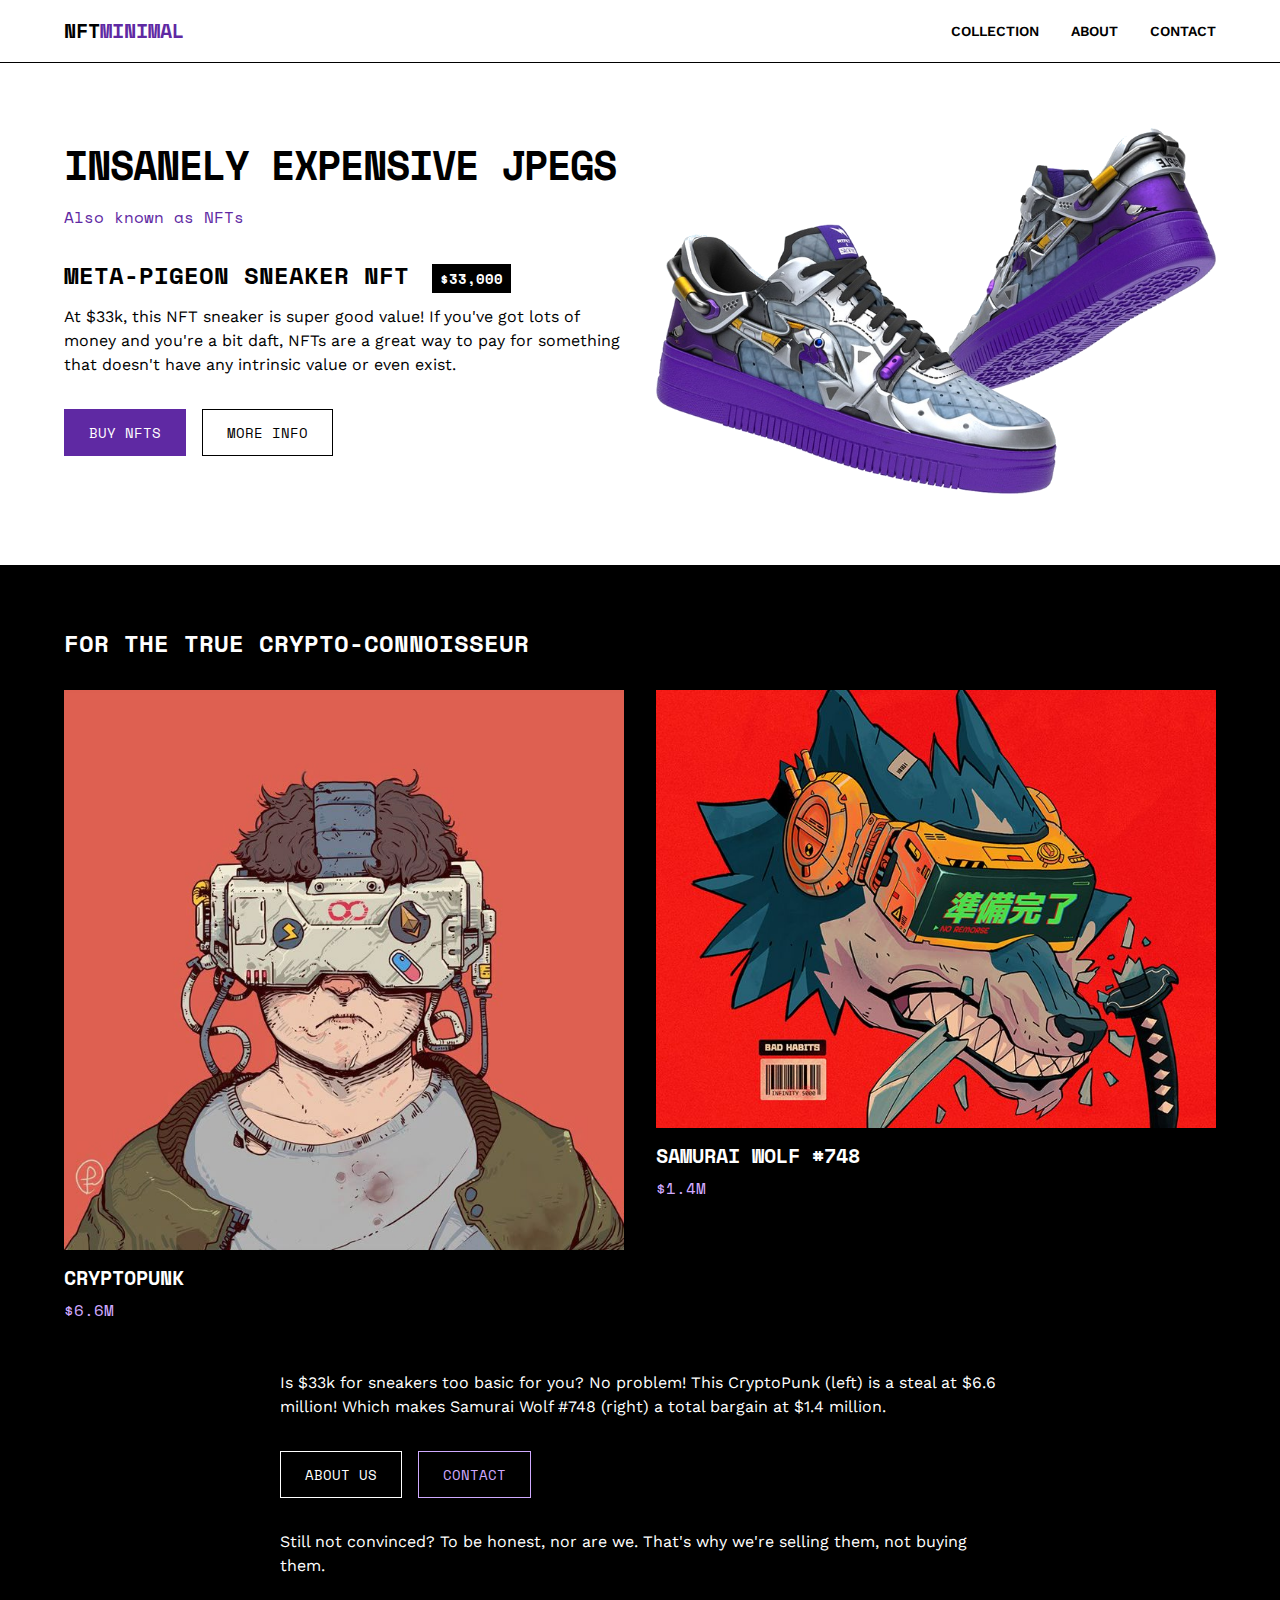
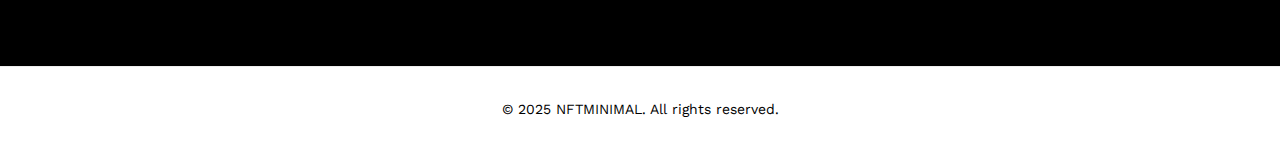
<file: 11 NFT SITE/index.html>
<!DOCTYPE html>
<html lang="en">

<head>
  <meta charset="UTF-8">
  <meta name="viewport" content="width=device-width, initial-scale=1.0">
  <link rel="preconnect" href="https://fonts.googleapis.com">
  <link rel="preconnect" href="https://fonts.gstatic.com" crossorigin>
  <link rel="shortcut icon" href="./images/ape.png" type="image/x-icon">
  <link href="https://fonts.googleapis.com/css2?family=Space+Mono:wght@400;700&family=Work+Sans:wght@300;400;600&display=swap" rel="stylesheet">
  <link rel="stylesheet" href="index.css">
  <title>NFT SITE</title>
</head>

<body>
  <nav>
    <div class="container">
      <div class="logo">NFT<span>MINIMAL</span></div>
      <div class="nav-links">
        <a href="#" class="nav-link">Collection</a>
        <a href="#" class="nav-link">About</a>
        <a href="#" class="nav-link">Contact</a>
      </div>
    </div>
  </nav>

  <header>
    <div class="container">
      <div class="header-content">
        <div class="header-text">
          <h1>INSANELY EXPENSIVE JPEGS</h1>
          <p class="tagline">Also known as NFTs</p>
          <h2>Meta-Pigeon Sneaker NFT <span class="price-tag">$33,000</span></h2>
          <p>At $33k, this NFT sneaker is super good value! If you've got lots of money and you're a bit daft, NFTs are a great way to pay for something that doesn't have any intrinsic value or even exist.</p>
          <div class="btn-group">
            <a href="#" class="btn btn-primary">Buy NFTs</a>
            <a href="#" class="btn btn-secondary">More info</a>
          </div>
        </div>
        <div class="header-image">
          <img src="images/sneakers-purple.png" alt="Purple and silver sneakers NFT" class="hero-image">
        </div>
      </div>
    </div>
  </header>

  <section class="collection">
    <div class="container">
      <h2>FOR THE TRUE CRYPTO-CONNOISSEUR</h2>

      <div class="collection-grid">
        <div class="collection-item">
          <img src="images/cpunk.jpg" alt="CryptoPunk with black hair and red/blue glasses" class="collection-image">
          <div class="collection-details">
            <h3>CryptoPunk</h3>
            <span class="price">$6.6M</span>
          </div>
        </div>
        <div class="collection-item">
          <img src="images/cwolf.jpg" alt="Seven items from a game listed in white on a black background" class="collection-image">
          <div class="collection-details">
            <h3>Samurai Wolf #748</h3>
            <span class="price">$1.4M</span>
          </div>
        </div>
      </div>

      <div class="collection-text">
        <p>Is $33k for sneakers too basic for you? No problem! This CryptoPunk (left) is a steal at $6.6 million! Which makes Samurai Wolf #748 (right) a total bargain at $1.4 million.</p>
        <div class="btn-group">
          <a href="#" class="btn btn-outline">About Us</a>
          <a href="#" class="btn btn-outline-secondary">Contact</a>
        </div>
        <p>Still not convinced? To be honest, nor are we. That's why we're selling them, not buying them.</p>
      </div>
    </div>
  </section>

  <footer>
    <div class="container">
      <p class="copyright">&copy; 2025 NFTMINIMAL. All rights reserved.</p>
    </div>
  </footer>
</body>

</html>
</file>
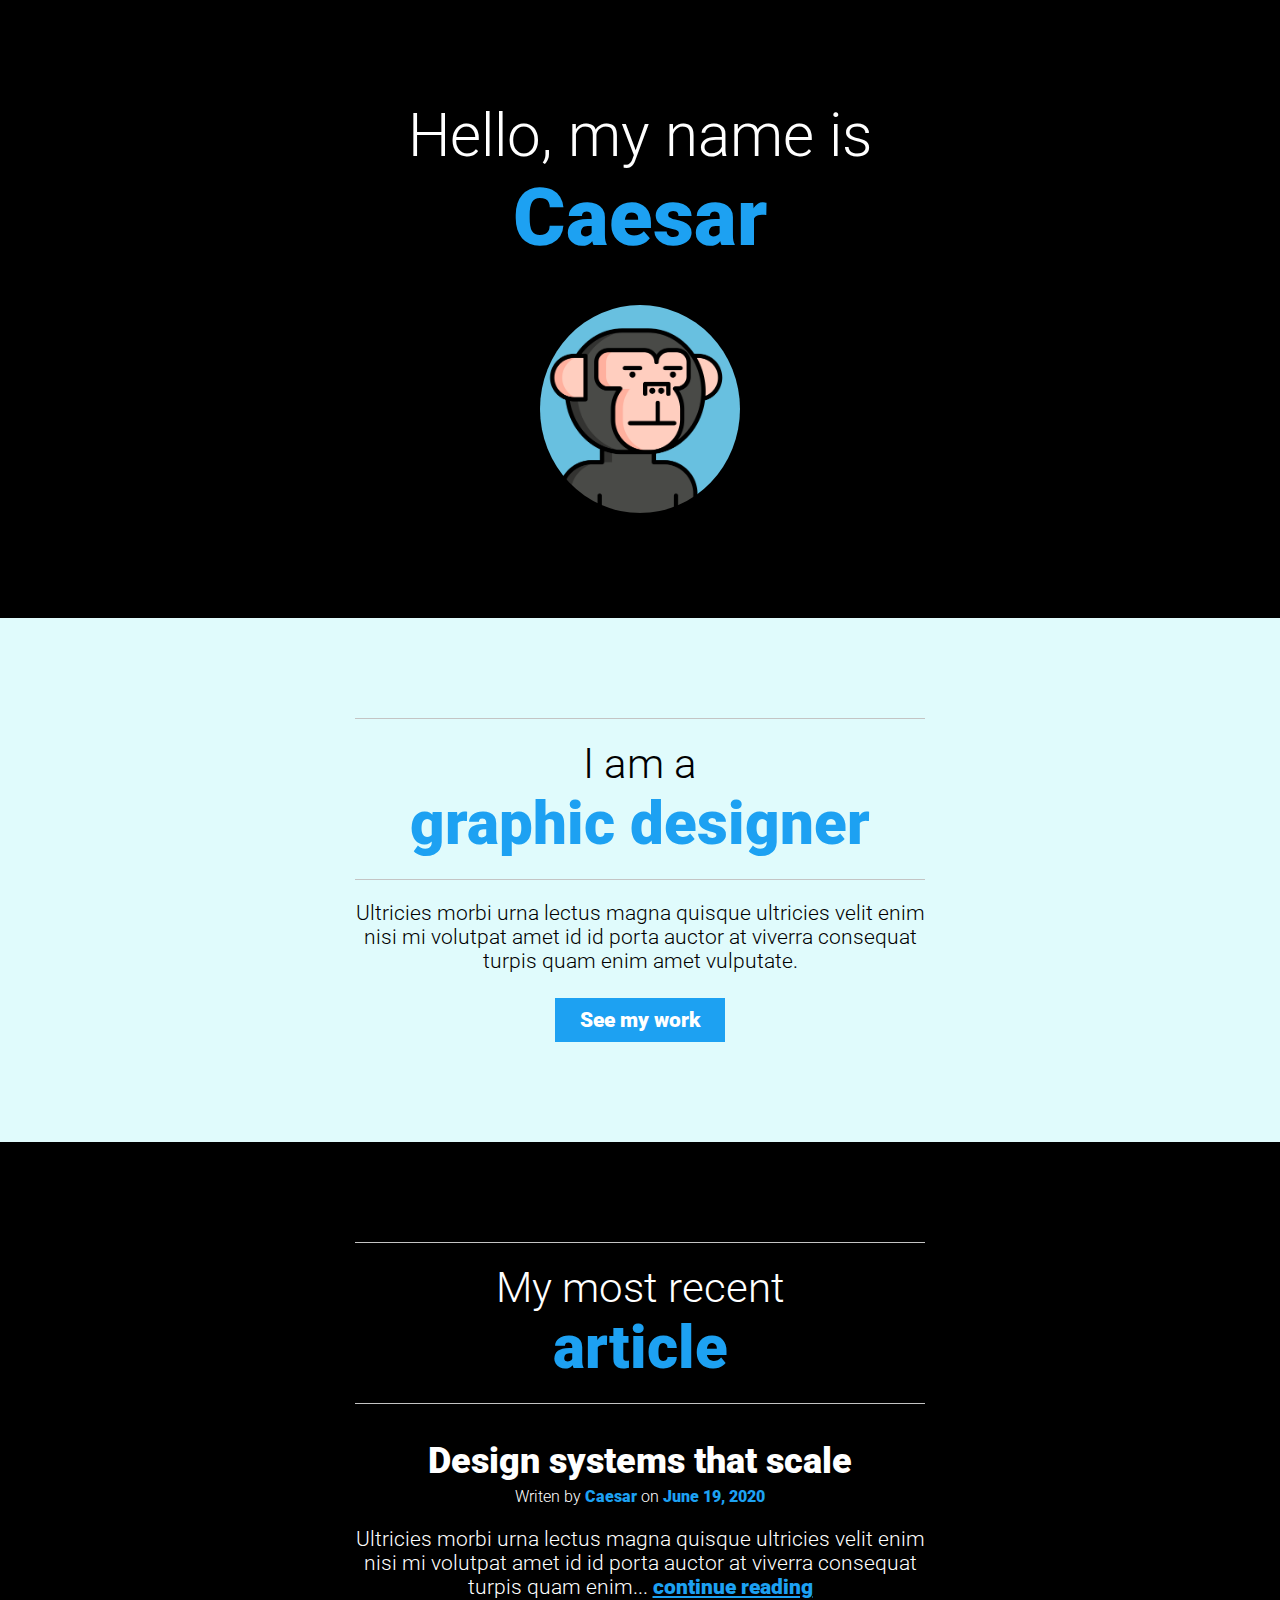
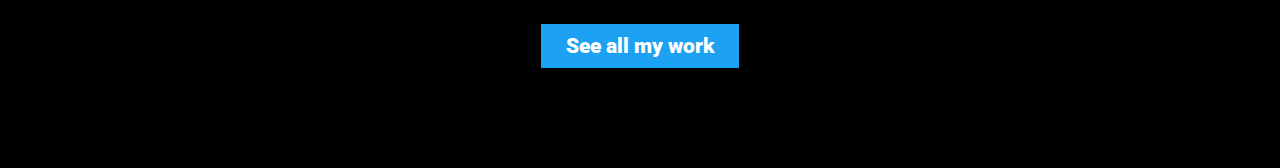
<file: 12 Portfolio/index.html>
<!DOCTYPE html>
<html>
    <head>
        <title>HTML & CSS Fundamentals | Challenges</title>
        <link href="https://fonts.googleapis.com/css2?family=Roboto:wght@300;900&display=swap" rel="stylesheet">
        <link href="css/style.css" rel="stylesheet">
    </head>
    <body>
            
            <header class="inverse">
                <div class="container">
                    <h1>Hello, my name is <span class="accent-text">Caesar</span></h1>
                    <img src="img/ape2.png" alt="portrait of Sophie">
                </div>
            </header>
            
            
            <section class="about-me">
                <div class="container">
                    <h2>I am a <span class="accent-text">graphic designer</span></h2>
                    <p>Ultricies morbi urna lectus magna quisque ultricies velit enim nisi mi volutpat amet id id porta auctor at viverra consequat turpis quam enim amet vulputate.</p>
                    <a href="#" class="btn">See my work</a>
                </div>
            </section>
            
            
            <section class="articles inverse">
                <div class="container">
                    <h2>My most recent <span class="accent-text">article</span></h2>
                    <article>
                        <h3>Design systems that scale</h3>
                        <p class="small-text">Writen by <span class="name">Caesar</span> on <time datetime="2020-06-19">June 19, 2020</time></p>
                        <p>Ultricies morbi urna lectus magna quisque ultricies velit enim nisi mi volutpat amet id id porta auctor at viverra consequat turpis quam enim... <a href="#">continue reading</a></p>
                        <a href="#" class="btn">See all my work</a>      
                    </article>
                </div>
            </section>
            
    </body> 
</html>
</file>
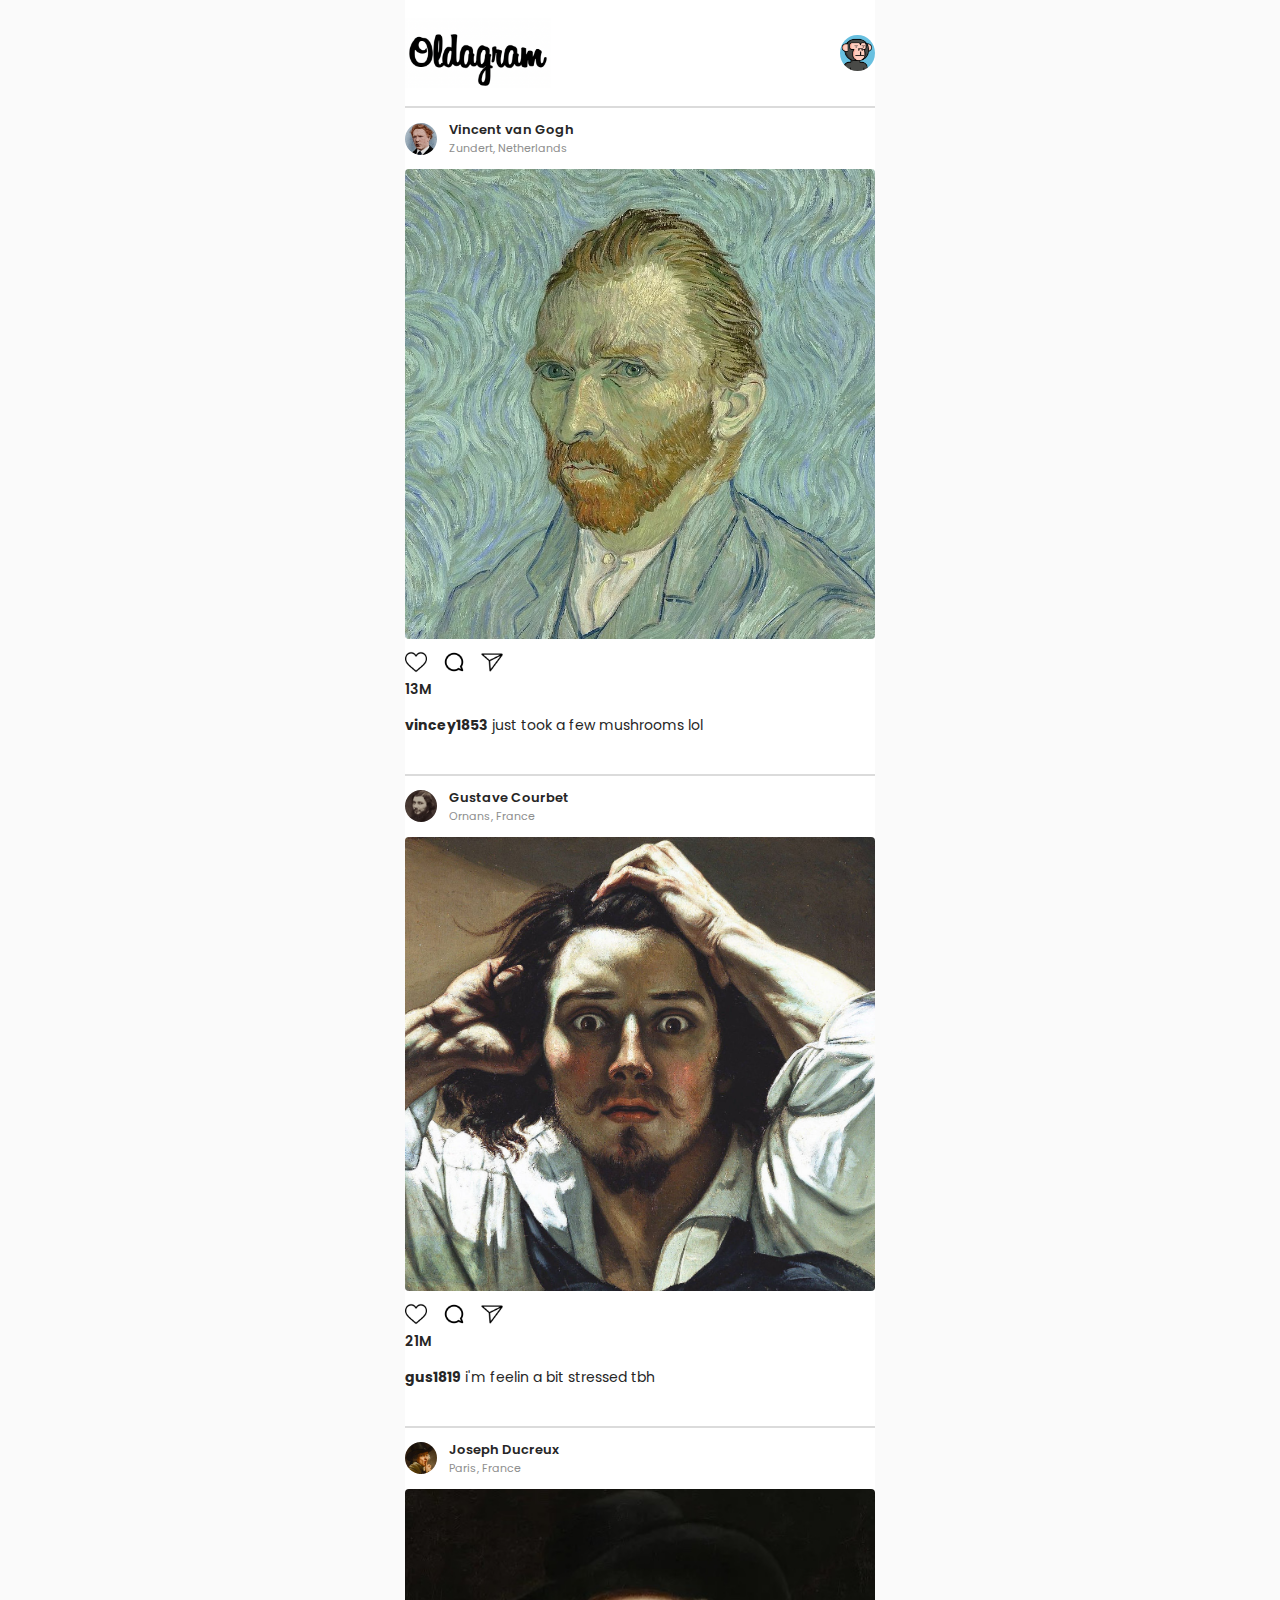
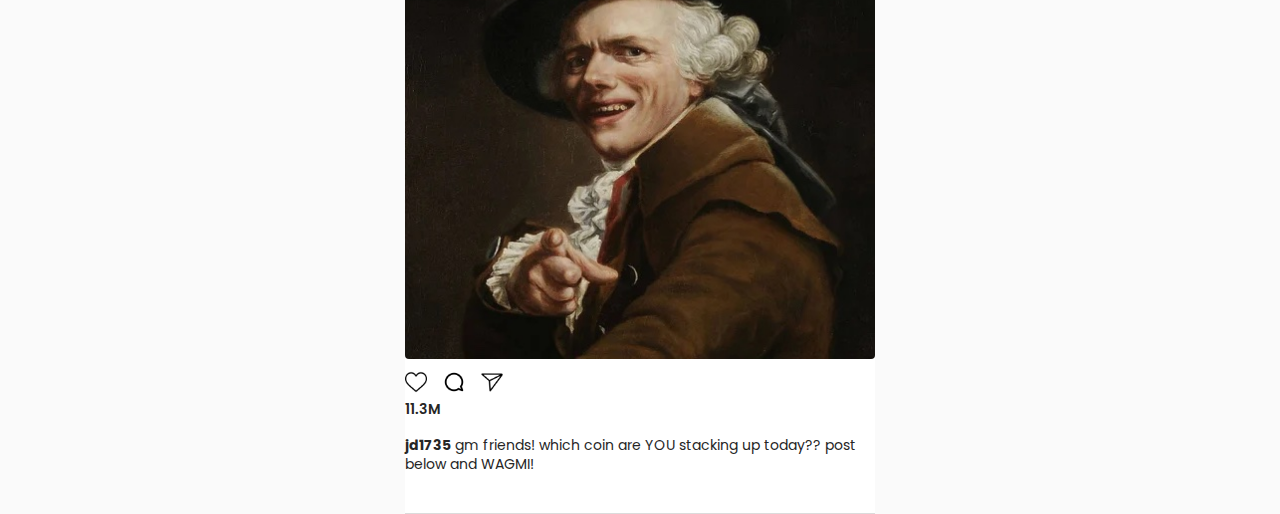
<file: 13 Oldagram/index.html>
<!DOCTYPE html>
<html lang="en">
<head>
    <meta charset="UTF-8" />
    <meta name="viewport" content="width=device-width, initial-scale=1.0"/>
    <link rel="shortcut icon" href="./images/starry-night.png" type="image/x-icon">
    <link rel="stylesheet" href="index.css" />
    <title>Oldagram</title>
</head>
<body>
    <nav>
    <div class="container header">
        <img class="logo" src="./images/logo.png" alt="Oldagram logo"/>
        <img class="avatar" src="./images/ape2.png" alt="User's profile picture"/>
    </div>
    </nav>

    <section class="post">
        <div class="container" id="post-feed">
        <!-- JavaScript will render posts here -->
        </div>
    </section>

    <!-- Template for post structure -->
    <template id="post-template">
        <div class="post-container">
            <div class="post-header">
                <img class="post-avatar" src="" alt="User avatar"/>
                <div class="post-user">
                    <h4 class="name"></h4>
                    <p class="location"></p>
                </div>
            </div>

            <img class="post-image" src="" alt="Post image"/>

            <div class="post-actions">
                <img class="icon icon-heart" src="./images/heartA.png" alt="Like"/>
                <img class="icon" src="./images/icon-comment.png" alt="Comment"/>
                <img class="icon" src="./images/icon-dm.png" alt="DM"/>
            </div>
            <p class="likes"></p>
            <p class="caption">
                <strong class="username"></strong>
                <span class="comment"></span>
            </p>
            
        </div>
    </template>
    <script src="index.js"></script>
</body>
</html>
</file>
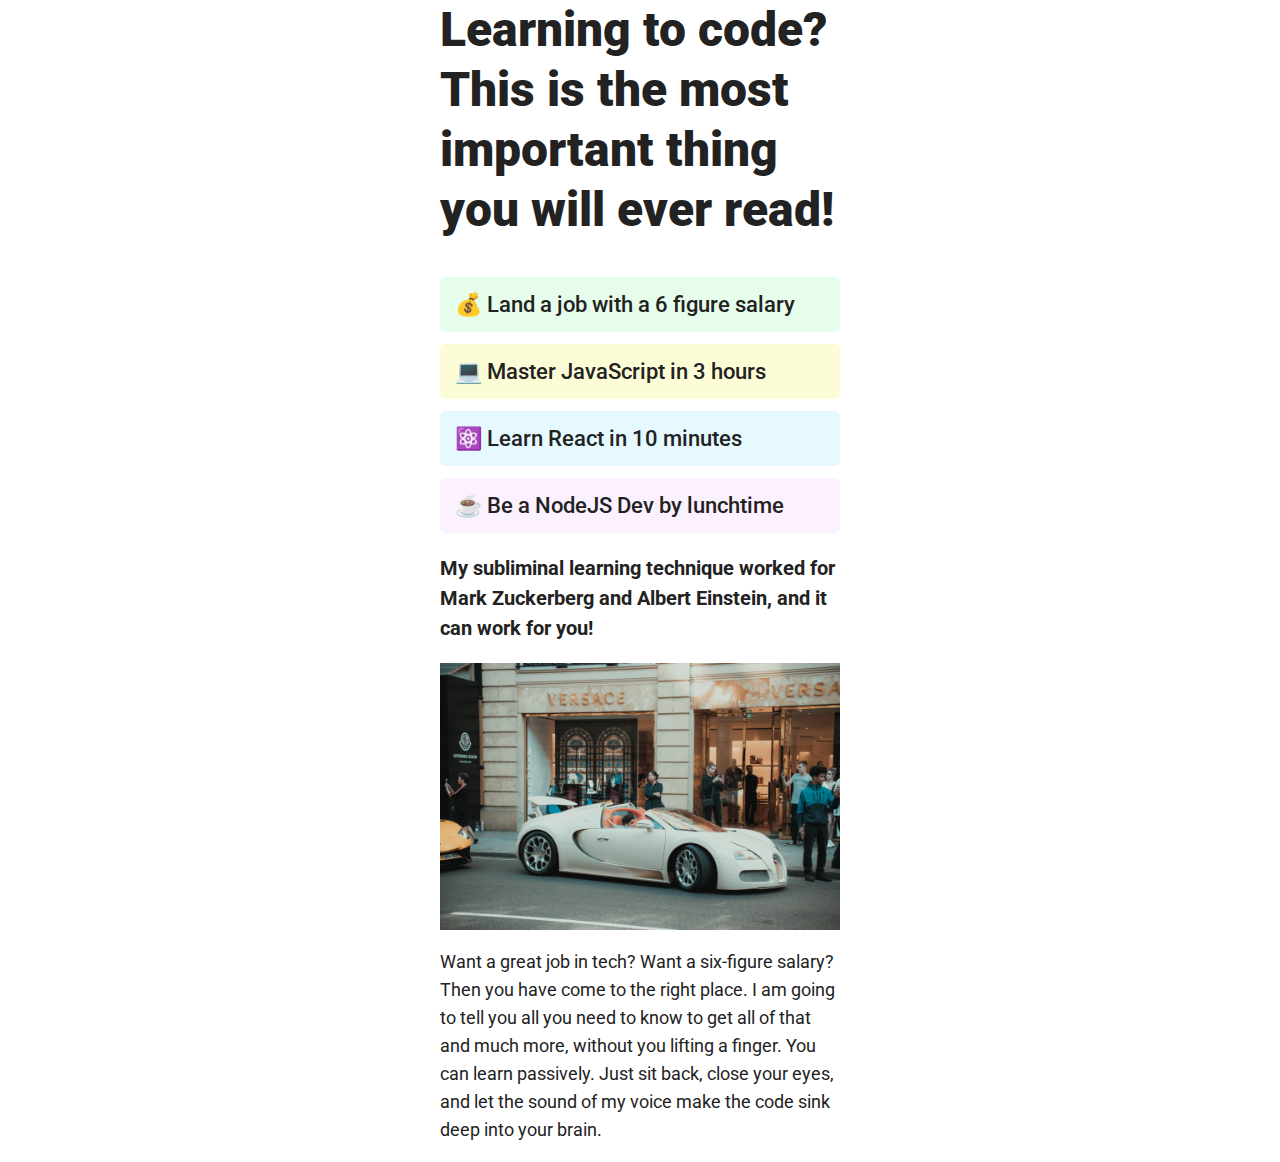
<file: 15 Cookie Consent/index.html>
<html>

<head>
	<link rel="stylesheet" href="index.css">
	<link href="https://fonts.googleapis.com/css2?family=Roboto:wght@400;500;700;900&display=swap" rel="stylesheet">
</head>

<body>
	<main>
		<section class="section-container">
			<h1>Learning to code? This is the most important thing you will ever read!</h1>

			<ul>
				<li class="li-green">💰 Land a job with a 6 figure salary</li>
				<li class="li-yellow">💻 Master JavaScript in 3 hours</li>
				<li class="li-blue">⚛️ Learn React in 10 minutes</li>
				<li class="li-pink">☕ Be a NodeJS Dev by lunchtime</li>
			</ul>

			<h3>My subliminal learning technique worked for Mark Zuckerberg and Albert Einstein, and it can work for you!</h3>
			<img src="images/bugatti.jpg">
			<p>Want a great job in tech? Want a six-figure salary? Then you have come to the right place. I am going to tell you all
				you need to know to get all of that and much more, without you lifting a finger. You can learn passively. Just sit back,
				close your eyes, and let the sound of my voice make the code sink deep into your brain. </p>
		</section>
	</main>
	<div class="modal" id="modal">
		<div class="close-modal-btn-container">
			<button class="modal-close-btn" id="modal-close-btn" disabled>X</button>
		</div>
		<div class="modal-inner" id="modal-inner">
			<h2>Data Feast</h2>
			<p class="modal-text" id="modal-text">We have a strict policy on tracking and spamming: we'll definitely track you, and we'll definitely spam you. To use this
				site, enter your name and email address and accept our ridiculous terms and conditions.</p>
			<form id="consent-form">
				<input type="text" name="fullName" placeholder="Enter your full name" required/>
				<input type="email" name="email" placeholder="Enter your email" required/>

				<div class="modal-choice-btns" id="modal-choice-btns">
					<button type="submit" class="modal-btn">Accept</button>
					<button class="modal-btn" id="decline-btn">Decline</button>
				</div>

			</form>
		</div>
	</div>
	<script src="index.js"></script>
</body>

</html>
</file>
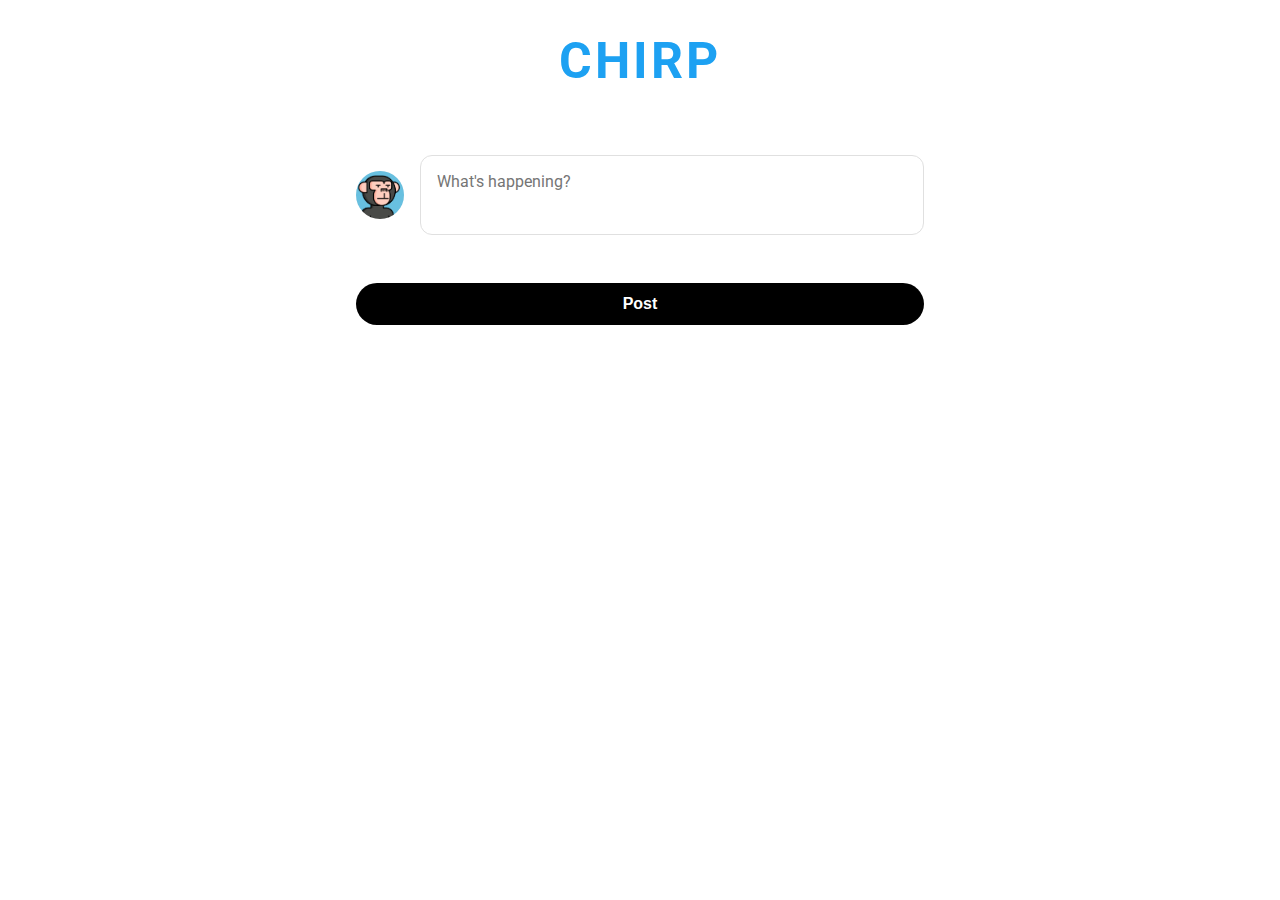
<file: 17 chirp/index.html>
<html>

<head>
	<!-- CSS -->
	<link rel="stylesheet" href="index.css">
	<!-- Font Awesome CDN -->
	<link rel="stylesheet" href="https://cdnjs.cloudflare.com/ajax/libs/font-awesome/6.2.0/css/all.min.css" integrity="sha512-xh6O/CkQoPOWDdYTDqeRdPCVd1SpvCA9XXcUnZS2FmJNp1coAFzvtCN9BmamE+4aHK8yyUHUSCcJHgXloTyT2A==" crossorigin="anonymous" referrerpolicy="no-referrer" />
	<!-- Google Fonts -->
	<link rel="preconnect" href="https://fonts.googleapis.com">
	<link rel="preconnect" href="https://fonts.gstatic.com" crossorigin>
	<link href="https://fonts.googleapis.com/css2?family=Roboto:wght@400;500;600&display=swap" rel="stylesheet">
    <title>CHIRP</title>
</head>

<body> 
	<header>
		<h1>CHIRP</h1>
	</header>
	<main>
		<div class="tweet-input-area">
			<img src="images/ape2.png" class="profile-pic">
			<textarea placeholder="What's happening?" id="tweet-input"></textarea>
		</div>
		<button id="tweet-btn">Post</button>
		<div class="feed" id="feed">
			<!-- Tweets here!! -->
		</div>
	</main>
	<script src="index.js" type="module"></script>
</body>

</html>
</file>
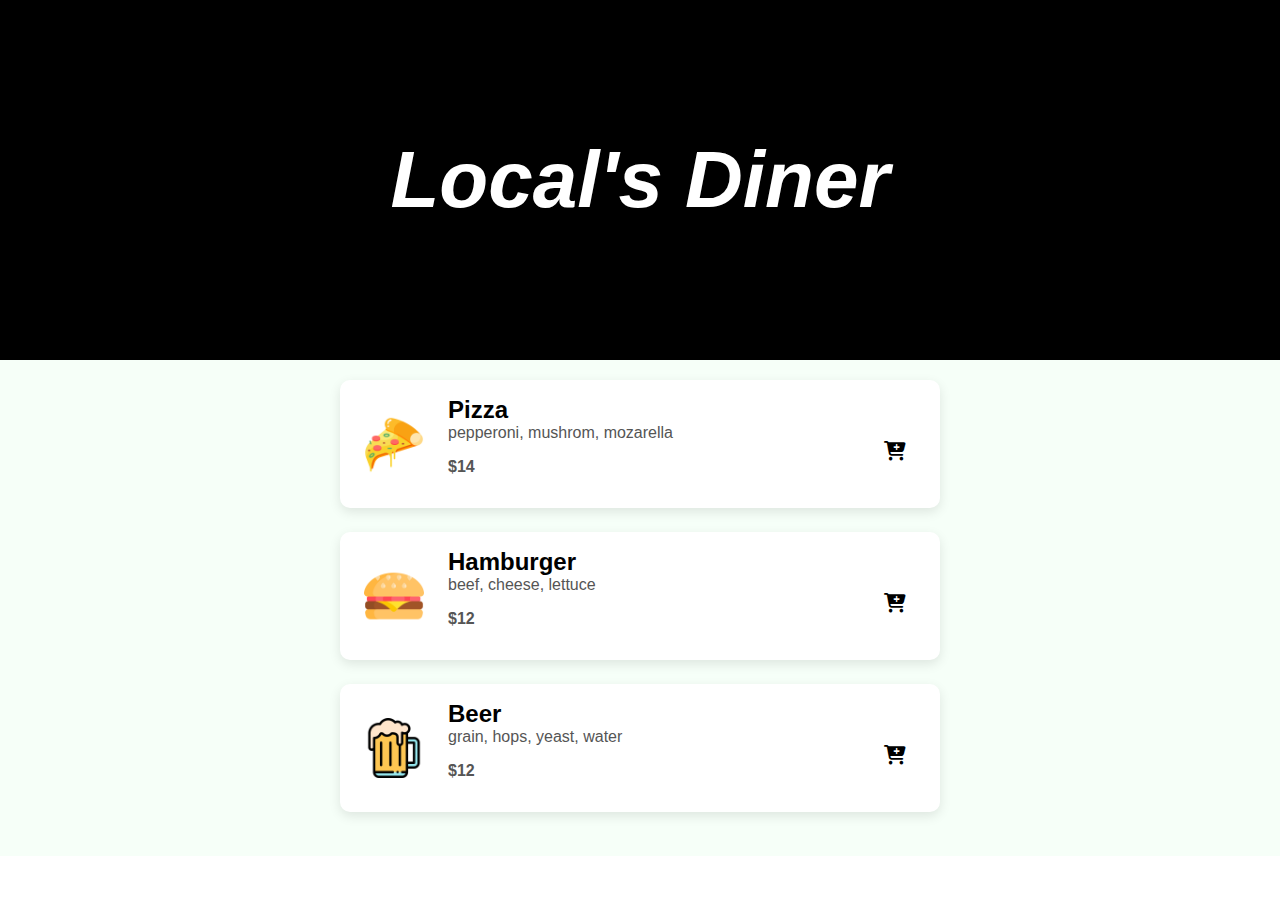
<file: 18 Local's Diner/index.html>
<!DOCTYPE html>
<html lang="en">
<head>
    <meta charset="UTF-8">
    <meta name="viewport" content="width=device-width, initial-scale=1.0">
    <link rel="shortcut icon" href="./images/cheeseburger.png" type="image/x-icon">
    <link rel="stylesheet" href="index.css">
    <link 
        rel="stylesheet" 
        href="https://cdnjs.cloudflare.com/ajax/libs/font-awesome/6.7.2/css/all.min.css" 
        integrity="sha512-Evv84Mr4kqVGRNSgIGL/F/aIDqQb7xQ2vcrdIwxfjThSH8CSR7PBEakCr51Ck+w+/U6swU2Im1vVX0SVk9ABhg==" 
        crossorigin="anonymous" 
        referrerpolicy="no-referrer" 
    />
    <title>Local's Diner</title>
</head>
<body>
    <header>
        <h1>Local's Diner</h1>
    </header>

    <!-- ITEMS -->
    <section class="item-container">
        <div class="items">
            <!-- Render out the items here -->
        </div>
    </section>

    <!-- CART -->
    <section class="cart-section hidden">
        <h2>Your Cart</h2>
        <div class="cart-items">
            <!-- JS will handle this including the checkout button -->
        </div>
    </section>

    <!-- SUCCESS MESSAGE -->
    <section class="success-section hidden">
        <div class="success-message">
            <div class="success-icon">
                <i class="fas fa-check-circle"></i>
            </div>
            <h2>Payment Successful!</h2>
            <p>Thank you for your order. Your food will be prepared shortly.</p>
            <button class="continue-shopping-btn">Continue Shopping</button>
        </div>
    </section>

    <!-- PAYMENT MODAL PARENT -->
    <div id="payment-modal" class="modal hidden">
        <div class="modal-content"></div>
    </div>

    <script src="index.js" type="module"></script>

</body>
</html>
</file>
<file: 12 Portfolio/css/style.css>
body {
    text-align: center;
    font-family: 'Roboto', sans-serif;
    font-size: 21px;
    font-weight: 300;
    margin: 0;
}

img {
    width: 200px;
    border-radius: 100%;
}

.container {
    width: 570px;
    margin: 0 auto;
}

h1,
h2 {
    font-weight: 300; 
}

h1 {
    font-size: 60px;
    margin-top: 0;
}

h2 {
    font-size: 42px;
    margin-top: 0;
    border-top: solid 1px #c4c4c4;
    border-bottom: solid 1px #c4c4c4;
    
    padding: 20px 0;
    margin-bottom: 20px;
}

h3 {
    font-size: 36px;
    font-weight: 900;
    margin-bottom: 0;
}

.accent-text {
    display: block;
}

h1 .accent-text {
    font-size: 80px;
}

h2 .accent-text {
    font-size: 60px;
}

.accent-text,
.name,
time {
    font-weight: 900;
    color: #1da1f2;
}

p {
    margin-bottom: 0;
}

a {
    color: #1da1f2;
    font-weight: 900;
}

a:hover,
a:focus {
    color: #e0fbfc;
}

.small-text {
    font-size: 16px;
    margin-top: 5px;
} 

header,
section {
    padding: 100px 0;
}

.about-me {
    background-color: #e0fbfc;
}

.inverse {
    color: #fff;
    background: #000000;
}

.inverse .btn:hover,
.inverse .btn:focus {
    background: #fff;
    color: #000000;
}

.btn {
    display: inline-block;
    color: #fff;
    text-decoration: none;
    background: #1da1f2;
    padding: 10px 25px;
    margin-top: 25px;
}

.btn:hover,
.btn:focus {
    background: #000000;
    color: #fff;
}
</file>
<file: 13 Oldagram/index.css>
@import url('https://fonts.googleapis.com/css2?family=Poppins:wght@300;400;500;600&display=swap');

* {
  box-sizing: border-box;
}

body {
  margin: 0;
  padding: 0;
  font-family: 'Poppins', sans-serif;
  background: #fafafa;
  color: #262626;
}

.container {
  width: 470px;
  max-width: 100%;
  margin: 0 auto;
}

/* Header/Nav */
.header {
  display: flex;
  justify-content: space-between;
  align-items: center;
  padding: 14px 0;
  border-bottom: 1px solid #dbdbdb;
  background: #fff;
}

.logo {
  height: 70px;
}

.avatar {
  width: 35px;
  border-radius: 50%;
}

/* Post Section */
.post-container {
  padding-bottom: 20px;
  border-top: 1px solid #dbdbdb;
  border-bottom: 1px solid #dbdbdb;
  background: #fff;
}

.post-header {
  display: flex;
  align-items: center;
  padding: 12px 0;
}

.post-avatar {
  width: 32px;
  height: 32px;
  border-radius: 50%;
  margin-right: 12px;
}

.post-user h4 {
  margin: 0;
  font-size: 13px;
  font-weight: 600;
}

.location {
  margin: 0;
  font-size: 11px;
  color: #8e8e8e;
}

.post-image {
  width: 100%;
  display: block;
  border-radius: 4px;
}

/* Post actions/icons */
.post-actions {
  display: flex;
  gap: 16px;
  padding: 12px 0 0 0;
}

.icon {
  width: 22px;
  cursor: pointer;
  transition: 0.3s ease;
}

/* Likes and caption */
.likes {
  font-weight: 600;
  font-size: 14px;
  margin: 0;
  padding: 6px 0;
}

.icon-heart.liked {
    content: url("./images/heartB1.png");  /* Replace with the path to your red heart icon */
}

.caption {
  padding: 4px 0;
  margin-top: 6px;
  font-size: 14px;
  line-height: 1.4;
}

/* Desktop-specific styles to ensure they're not affected by mobile changes */
@media screen and (min-width: 481px) {
  .container {
    width: 470px;
    max-width: 100%;
    margin: 0 auto;
    padding: 0;
  }
  
  .post-image {
    border-radius: 4px;
  }

  .header {
    padding: 18px 0;
  }
}

/* Media Queries for Responsiveness */
@media screen and (max-width: 480px) {
  /* Remove container padding to allow full-width images */
  .container {
    padding: 0;
    width: 100%;
  }
  
  /* Make header full width with proper padding */
  .header {
    padding: 14px 16px;
    width: 100%;
  }
  
  /* Ensure image spans full width like Instagram mobile */
  .post-image {
    width: 100%;
    border-radius: 0;
  }
  
  /* Ensure consistent padding inside post containers */
  .post-container {
    padding: 0 0 20px 0;
    width: 100%;
  }
  
  .post-header {
    padding: 12px 16px;
  }
  
  .post-actions {
    padding: 12px 16px 0 16px;
  }
  
  .likes, .caption {
    padding-left: 16px;
    padding-right: 16px;
  }
}
</file>
<file: 15 Cookie Consent/index.css>
*{
    box-sizing: border-box;
}

html, body {
    margin: 0;
    padding: 0;
    font-family: 'Roboto';
    color: #222;
}

/* typography */

h1{
    font-size: 48px;
    line-height: 60px;
    font-weight: 900;
}

h2{
    margin-top: 0;
}

h3{
    font-size: 20px;
    font-weight: 700; 
    line-height: 30px;
}

p{
    font-size: 18px;
    line-height: 28px;

}

ul{
    list-style: none;
    padding: 5px 0 0 0;
}

li{
    padding: 15px;
    border-radius: 5px;
    margin-bottom: 12px;
    font-weight: 500;
    font-size: 22px;
}

.li-green{background-color:#E5FDEA}
.li-yellow{background-color:#FCFDD6}
.li-blue{background-color:#E5F9FE}
.li-pink{background-color:#FCF1FE}

/* layout */

img{
    width: 100%;
}

main{
    width: 400px;
    margin: 0 auto;
}

/* modal */
  
.modal {
    display: none;
    position: fixed;
    right: 0;
    left: 0;
    top: 0;
    bottom: 0;
    margin: auto;
    height: 420px;
    width: 350px;
    border-radius: 5px;
    box-shadow: 0px 0px 6px 2px #666;
    background-color: #000000;
    color: #c8b8db;
}

.modal-inner{
    width: 290px;
    margin: 0 auto;
}

.modal-inner-loading{
    text-align: center;
}

/* modal buttons */

.close-modal-btn-container{
    text-align: right;
    margin: 9px;
}

.modal-close-btn {
  font-size: 22px;
  font-weight: bold;
  background-color: transparent;
  border: 1px solid transparent;
  color: #f9f4f5;

}

.modal-close-btn:hover,
.modal-close-btn:active{
    color: red;
    cursor: pointer;
}

.modal-close-btn:disabled{
    color: whitesmoke;
    opacity: 0.2;
    cursor: not-allowed;
}

.modal-choice-btns{
    margin-top: 10px;
    padding: 8px 16px;
    display: flex;
    justify-content: center;
}

.modal-btn{
    padding: 10px 24px;
    cursor: pointer;
    font-family: Roboto;
}

.modal-btns-reverse{
    flex-direction: row-reverse;
}

/* modal input */

input{
    margin-top: 10px; 
    border: 1px solid #212529;
    padding: 10px;
    width: 100%;
    border-radius: 3px;
}

/* modal after submit */

.loading{
    width: 100%; 
    margin-top: 10px;
}

.modal-display-name{
    color: fuchsia;
}

.modal-text{
    height: 140px;
    line-height: 23px;
    margin-bottom: 0;
}

.idiot-gif{
    width: 95%;
    margin: 0 auto;
}

.idiot-gif img{
    box-shadow: 1px 1px 3px #999;
    border-radius: 5px;
}
</file>
<file: 18 Local's Diner/index.css>
* {
    box-sizing: border-box;
}

body {
    margin: 0;
    padding: 0;
    font-family: 'Segoe UI', Tahoma, Geneva, Verdana, sans-serif;
}

header {
    width: 100%;
    background-color: #000000;
    color: #fff;
    display: flex;
    justify-content: center;
    align-items: center;
    font-style: italic;
    height: 40vh;
    font-size: 2.5rem;
}

.item-container {
    background-color: #f6fff8;
}

.items {
    width: 50%;
    margin: 0 auto;
    padding: 20px 0;
}

.food-card {
  display: flex;
  align-items: center;
  gap: 1.5rem;
  background: #fff;
  padding: 1rem 1.5rem;
  border-radius: 10px;
  box-shadow: 0 4px 12px rgba(0, 0, 0, 0.1);
  margin-bottom: 1.5rem;
  max-width: 600px;
  margin-left: auto;
  margin-right: auto;
}

.food-image {
  width: 60px;
  height: auto;
  border-radius: 8px;
  object-fit: cover;
}

.food-info h2 {
  margin: 0;
}

.food-info p {
  margin-top: 0;
  color: #555;
}

.item-price {
    font-weight: bold;
}

.add-to-cart-btn {
  margin-top: 1rem;
  padding: 0.6rem;
  font-size: 1.2rem;
  background: none;
  color: #000000;
  border: none;
  cursor: pointer;
  display: flex;
  align-items: end;
  justify-content: end;
}

.food-info {
  flex-grow: 1;
}

.cart-btn-container {
  display: flex;
  justify-content: flex-end;
  align-items: center;
}

.hidden {
    display: none !important;
}

/* Cart Section Styles */
.cart-section {
    /* border-top: 1px solid #ddd; */
    background-color: #fffcf2;
    padding: 2rem 0;
}

.cart-section h2 {
    text-align: center;
    color: #000;
    font-size: 1.8rem;
    margin-bottom: 2rem;
    font-style: italic;
}

.cart-items {
    width: 50%;
    margin: 0 auto;
    max-width: 600px;
    background: #fff;
    border-radius: 10px;
    box-shadow: 0 4px 12px rgba(0, 0, 0, 0.1);
    overflow: hidden;
}

.cart-item {
    display: flex;
    justify-content: space-between;
    align-items: center;
    padding: 1rem 1.5rem;
    position: relative;
    transition: background-color 0.2s ease;
}

.cart-item:not(:last-of-type)::after {
    content: '';
    position: absolute;
    bottom: 0;
    left: 1.5rem;
    right: 1.5rem;
    height: 1px;
    background-color: #f5f5f5;
}

.cart-item:hover {
    background-color: #f9f9f9;
}

.cart-item span:first-child {
    font-weight: 500;
    color: #333;
    flex-grow: 1;
}

.cart-item span:nth-child(2) {
    font-weight: bold;
    color: #000;
    margin-right: 1rem;
}

.remove-btn {
    background: none;
    border: 1px solid #ddd;
    color: #666;
    padding: 0.4rem 0.8rem;
    border-radius: 6px;
    cursor: pointer;
    font-size: 0.85rem;
    transition: all 0.2s ease;
}

.remove-btn:hover {
    background-color: #f5f5f5;
    border-color: #bbb;
    color: #333;
}

.cart-total {
    padding: 2rem 1.5rem 1.5rem;
    text-align: center;
    position: relative;
    background-color: #fafafa;
}

.cart-total::before {
    content: '';
    position: absolute;
    top: 0;
    left: 1.5rem;
    right: 1.5rem;
    height: 2px;
    background-color: #f0f0f0;
}

.checkout-btn {
    background-color: #7ae582;
    color: #000;
    border: none;
    padding: 1rem 2.5rem;
    font-size: 1.8rem;
    font-weight: 600;
    border-radius: 8px;
    cursor: pointer;
    width: 100%;
    max-width: 400px;
    min-width: 200px;
    margin: 1.5rem auto 2rem;
    display: block;
    transition: all 0.3s ease;
}

.checkout-btn:hover {
    background-color: #7ae582;
    transform: translateY(-2px);
    box-shadow: 0 4px 8px rgba(0, 0, 0, 0.15);
}

.cart-total strong {
    font-size: 1.6rem;
    color: #000;
    display: block;
}

.cart-items p {
    text-align: center;
    color: #666;
    font-style: italic;
    background: #fff;
    padding: 2rem;
    border-radius: 10px;
    box-shadow: 0 2px 8px rgba(0, 0, 0, 0.08);
}

/* Success Section Styles */
.success-section {
    background-color: #eaf4f4;
    padding: 4rem 0;
    min-height: 60vh;
    display: flex;
    justify-content: center;
    align-items: center;
}

.success-message {
    text-align: center;
    background: #fff;
    padding: 3rem 2rem;
    border-radius: 15px;
    box-shadow: 0 8px 25px rgba(0, 0, 0, 0.1);
    max-width: 500px;
    width: 90%;
}

.success-icon {
    font-size: 4rem;
    color: #16db65;
    margin-bottom: 1.5rem;
}

.success-message h2 {
    color: #16db65;
    font-size: 2.5rem;
    margin-bottom: 1rem;
    font-weight: 600;
}

.success-message p {
    color: #666;
    font-size: 1.1rem;
    margin-bottom: 2rem;
    line-height: 1.5;
}

.continue-shopping-btn {
    background-color: #16db65;
    color: white;
    border: none;
    padding: 1rem 2rem;
    font-size: 1.1rem;
    font-weight: 600;
    border-radius: 8px;
    cursor: pointer;
    transition: background-color 0.3s ease;
}

.continue-shopping-btn:hover {
    background-color: #058c42;
}

/* Modal styles */
.modal {
    position: fixed;
    top: 0;
    left: 0;
    right: 0;
    bottom: 0;
    background: rgba(0, 0, 0, 0.7);
    display: flex;
    justify-content: center;
    align-items: center;
    z-index: 10;
}

.modal.hidden {
    display: none !important;
}

.modal-content {
    background: #fff;
    padding: 3rem;
    border-radius: 15px;
    width: 450px;
    max-width: 90vw;
    text-align: center;
    box-shadow: 0 10px 30px rgba(0,0,0,0.3);
    position: relative;
}

.modal-content h3 {
    margin-bottom: 2rem;
    font-size: 1.8rem;
    color: #333;
    font-weight: 600;
}

.form-group {
    margin-bottom: 1.5rem;
    text-align: left;
}

.form-group label {
    display: block;
    margin-bottom: 0.5rem;
    font-weight: 500;
    color: #333;
}

.modal-content input {
    display: block;
    width: 100%;
    padding: 1rem;
    font-size: 1.1rem;
    border: 2px solid #ddd;
    border-radius: 8px;
    transition: border-color 0.3s ease;
    box-sizing: border-box;
}

.modal-content input:focus {
    outline: none;
    border-color: #16db65;
}

.modal-content input.error {
    border-color: #dc3545;
}

.pay-btn {
    background-color: #16db65;
    color: white;
    border: none;
    padding: 1rem 2rem;
    border-radius: 8px;
    font-size: 1.2rem;
    font-weight: 600;
    margin-top: 1.5rem;
    cursor: pointer;
    width: 100%;
    transition: all 0.3s ease;
}

.pay-btn:hover {
    background-color: #45a049;
    transform: translateY(-2px);
    box-shadow: 0 4px 8px rgba(0, 0, 0, 0.15);
}

.error-message {
    color: #dc3545;
    font-size: 0.9rem;
    margin-top: 0.5rem;
    text-align: left;
}

.close-btn {
    position: absolute;
    top: 1rem;
    right: 1rem;
    background: none;
    border: none;
    font-size: 1.5rem;
    color: #999;
    cursor: pointer;
    width: 30px;
    height: 30px;
    display: flex;
    align-items: center;
    justify-content: center;
}

.close-btn:hover {
    color: #333;
}

@media (max-width: 768px) {
    .cart-items {
        width: 90%;
        padding: 0 1rem;
    }
    
    .cart-item {
        flex-direction: column;
        align-items: flex-start;
        gap: 0.5rem;
    }
    
    .cart-item span:nth-child(2) {
        margin-right: 0;
        align-self: flex-end;
    }
    
    .remove-btn {
        align-self: flex-end;
    }
    
    .modal-content {
        width: 95vw;
        padding: 2rem;
    }
    
    .success-message {
        padding: 2rem 1.5rem;
    }
}
</file>
<file: 11 NFT SITE/index.css>
/* Base Reset */
* {
    margin: 0;
    padding: 0;
    box-sizing: border-box;
  }
  
  :root {
    --purple: #5f29a3;
    --purple-light: #d0aaff;
  }
  
  /* Typography */
  body {
    font-family: 'Work Sans', sans-serif;
    font-weight: 400;
    line-height: 1.5;
    color: #000;
    background-color: #fff;
    font-size: 16px;
  }
  
  h1, h2, h3 {
    font-family: 'Space Mono', monospace;
    font-weight: 700;
    line-height: 1.2;
    margin-bottom: 1rem;
    text-transform: uppercase;
  }
  
  h1 {
    font-size: 2.5rem;
    letter-spacing: -1px;
  }
  
  h2 {
    font-size: 1.5rem;
    margin-bottom: 1rem;
  }
  
  h3 {
    font-size: 1.25rem;
    margin-bottom: 0.5rem;
  }
  
  p {
    margin-bottom: 1.5rem;
  }
  
  .tagline {
    font-family: 'Space Mono', monospace;
    font-size: 1rem;
    margin-bottom: 2rem;
    color: var(--purple);
  }
  
  /* Layout */
  .container {
    width: 90%;
    max-width: 1200px;
    margin: 0 auto;
  }
  
  /* Navigation */
  nav {
    padding: 1rem 0;
    position: fixed;
    width: 100%;
    top: 0;
    background-color: white;
    z-index: 100;
    border-bottom: 1px solid #000;
  }
  
  nav .container {
    display: flex;
    justify-content: space-between;
    align-items: center;
  }
  
  .logo {
    font-family: 'Space Mono', monospace;
    font-weight: 700;
    font-size: 1.25rem;
  }
  
  .logo span {
    color: var(--purple);
  }
  
  .nav-links {
    display: flex;
    gap: 2rem;
  }
  
  .nav-link {
    text-decoration: none;
    color: #000;
    font-weight: 600;
    font-size: 0.875rem;
    text-transform: uppercase;
  }
  
  .nav-link:hover {
    color: var(--purple);
  }
  
  /* Header */
  header {
    padding: 8rem 0 4rem;
    background-color: white;
  }
  
  .header-content {
    display: grid;
    grid-template-columns: 1fr 1fr;
    gap: 2rem;
    align-items: center;
  }
  
  .header-image {
    text-align: center;
  }
  
  .hero-image {
    max-width: 100%;
    height: auto;
  }
  
  .price-tag {
    background-color: black;
    color: white;
    padding: 0.25rem 0.5rem;
    font-family: 'Space Mono', monospace;
    font-size: 0.875rem;
    margin-left: 0.5rem;
  }
  
  /* Buttons */
  .btn-group {
    display: flex;
    gap: 1rem;
    margin: 2rem 0;
  }
  
  .btn {
    display: inline-block;
    padding: 0.75rem 1.5rem;
    text-decoration: none;
    font-family: 'Space Mono', monospace;
    font-size: 0.875rem;
    text-transform: uppercase;
    border: 1px solid;
  }
  
  .btn-primary {
    background-color: var(--purple);
    color: white;
    border-color: var(--purple);
  }
  
  .btn-secondary {
    background-color: white;
    color: black;
    border-color: black;
  }
  
  .btn-outline {
    background-color: transparent;
    color: white;
    border-color: white;
  }
  
  .btn-outline-secondary {
    background-color: transparent;
    color: var(--purple-light);
    border-color: var(--purple-light);
  }
  
  .btn:hover {
    opacity: 0.9;
  }
  
  /* Collection Section */
  .collection {
    background-color: black;
    color: white;
    padding: 4rem 0;
  }
  
  .collection-grid {
    display: grid;
    grid-template-columns: 1fr 1fr;
    gap: 2rem;
    margin: 2rem 0;
  }
  
  .collection-image {
    width: 100%;
    height: auto;
    display: block;
  }
  
  .collection-details {
    padding: 1rem 0;
  }
  
  .price {
    color: var(--purple-light);
    font-family: 'Space Mono', monospace;
  }
  
  .collection-text {
    max-width: 720px;
    margin: 0 auto;
  }
  
  /* Footer */
  footer {
    padding: 2rem 0;
    text-align: center;
    border-top: 1px solid #eee;
  }
  
  .copyright {
    font-size: 0.875rem;
    margin-bottom: 0;
  }
  
  /* Responsive */
  @media (max-width: 768px) {
    .nav-links {
      display: none;
    }
    
    .header-content {
      grid-template-columns: 1fr;
    }
    
    .header-text {
      order: 2;
    }
    
    .header-image {
      order: 1;
      margin-bottom: 2rem;
    }
    
    .collection-grid {
      grid-template-columns: 1fr;
    }
    
    .btn-group {
      flex-direction: column;
    }
    
    .btn {
      text-align: center;
    }
    
    h1 {
      font-size: 2rem;
    }
  }
</file>
<file: 17 chirp/index.css>
/* Reset and base styles */
* {
    box-sizing: border-box;
}

html, body {
    margin: 0;
    padding: 0;
    font-family: -apple-system, BlinkMacSystemFont, 'Segoe UI', Roboto, sans-serif;
    font-size: 14px;
    line-height: 1.5;
    color: #1a1a1a;
    background: #ffffff;
}

/* Layout */
main, header {
    max-width: 600px;
    margin: 0 auto;
    padding: 0 16px;
}

header {
    padding: 24px 16px 32px 16px;
}

/* Typography */
h1 {
    font-size: 40px;
    font-weight: 700;
    color: #1da1f2;
    margin: 0;
    text-align: center;
    letter-spacing: 3px;
}

@media (min-width: 768px) {
    h1 {
        font-size: 50px;
    }
}

/* Icons */
i {
    font-size: 14px;
    color: #666666;
    cursor: pointer;
    transition: color 0.2s ease;
}

.liked {
    color: #e91e63;
}

.retweeted {
    color: #00c853;
}

.deleted {
    color: #ef233c;
}

/* Input area */
.tweet-input-area {
    display: flex;
    gap: 12px;
    margin-bottom: 20px;
    padding: 16px 0;
    justify-content: center;
    align-items: center;
}

@media (min-width: 768px) {
    .tweet-input-area {
        gap: 16px;
        margin-bottom: 24px;
        padding: 24px 0;
    }
}

/* Form elements */
textarea {
    flex: 1;
    border: 1px solid #e0e0e0;
    border-radius: 12px;
    padding: 12px;
    font-size: 14px;
    font-family: inherit;
    resize: none;
    outline: none;
    min-height: 60px;
    transition: border-color 0.2s ease;
}

@media (min-width: 768px) {
    textarea {
        padding: 16px;
        font-size: 16px;
        min-height: 80px;
    }
}

textarea:focus {
    border-color: #1976d2;
}

button {
    background: #000000;
    border: none;
    color: white;
    padding: 10px 20px;
    border-radius: 24px;
    font-size: 14px;
    font-weight: 600;
    cursor: pointer;
    margin-bottom: 24px;
    width: 100%;
    transition: background 0.2s ease;
}

@media (min-width: 768px) {
    button {
        padding: 12px 24px;
        font-size: 16px;
        margin-bottom: 32px;
    }
}

/* Tweet container */
.tweet {
    border-top: 1px solid #f0f0f0;
    padding: 16px 0;
    margin: 12px 0;
}

@media (min-width: 768px) {
    .tweet {
        padding: 24px 0;
        margin: 16px 0;
    }
}

.tweet:first-child {
    border-top: none;
    padding-top: 0;
}

.tweet-inner {
    display: flex;
    gap: 12px;
}

@media (min-width: 768px) {
    .tweet-inner {
        gap: 16px;
    }
}

/* Tweet content */
.tweet-text {
    flex: 1;
    font-size: 14px;
    line-height: 1.5;
    margin: 6px 0 12px 0;
}

@media (min-width: 768px) {
    .tweet-text {
        font-size: 15px;
        line-height: 1.6;
        margin: 8px 0 16px 0;
    }
}

.handle {
    font-size: 13px;
    color: #666666;
    font-weight: 500;
    margin: 0 0 4px 0;
}

@media (min-width: 768px) {
    .handle {
        font-size: 14px;
    }
}

/* Tweet interactions */
.tweet-details {
    display: flex;
    gap: 16px;
    margin-top: 10px;
}

@media (min-width: 768px) {
    .tweet-details {
        gap: 24px;
        margin-top: 12px;
    }
}

.tweet-detail {
    display: flex;
    align-items: center;
    gap: 4px;
    color: #666666;
    font-size: 13px;
}

@media (min-width: 768px) {
    .tweet-detail {
        gap: 6px;
        font-size: 14px;
    }
}

/* Tweet replies */
.tweet-reply {
    border-top: 1px solid #f0f0f0;
    margin: 12px 0 12px 48px;
    padding-top: 16px;
}

@media (min-width: 768px) {
    .tweet-reply {
        margin: 16px 0 16px 64px;
        padding-top: 24px;
    }
}

/* Profile picture */
.profile-pic {
    width: 40px;
    height: 40px;
    border-radius: 50%;
    object-fit: cover;
    background: #f0f0f0;
}

@media (min-width: 768px) {
    .profile-pic {
        width: 48px;
        height: 48px;
    }
}

/* Utility */
.hidden {
    display: none;
}
</file>
